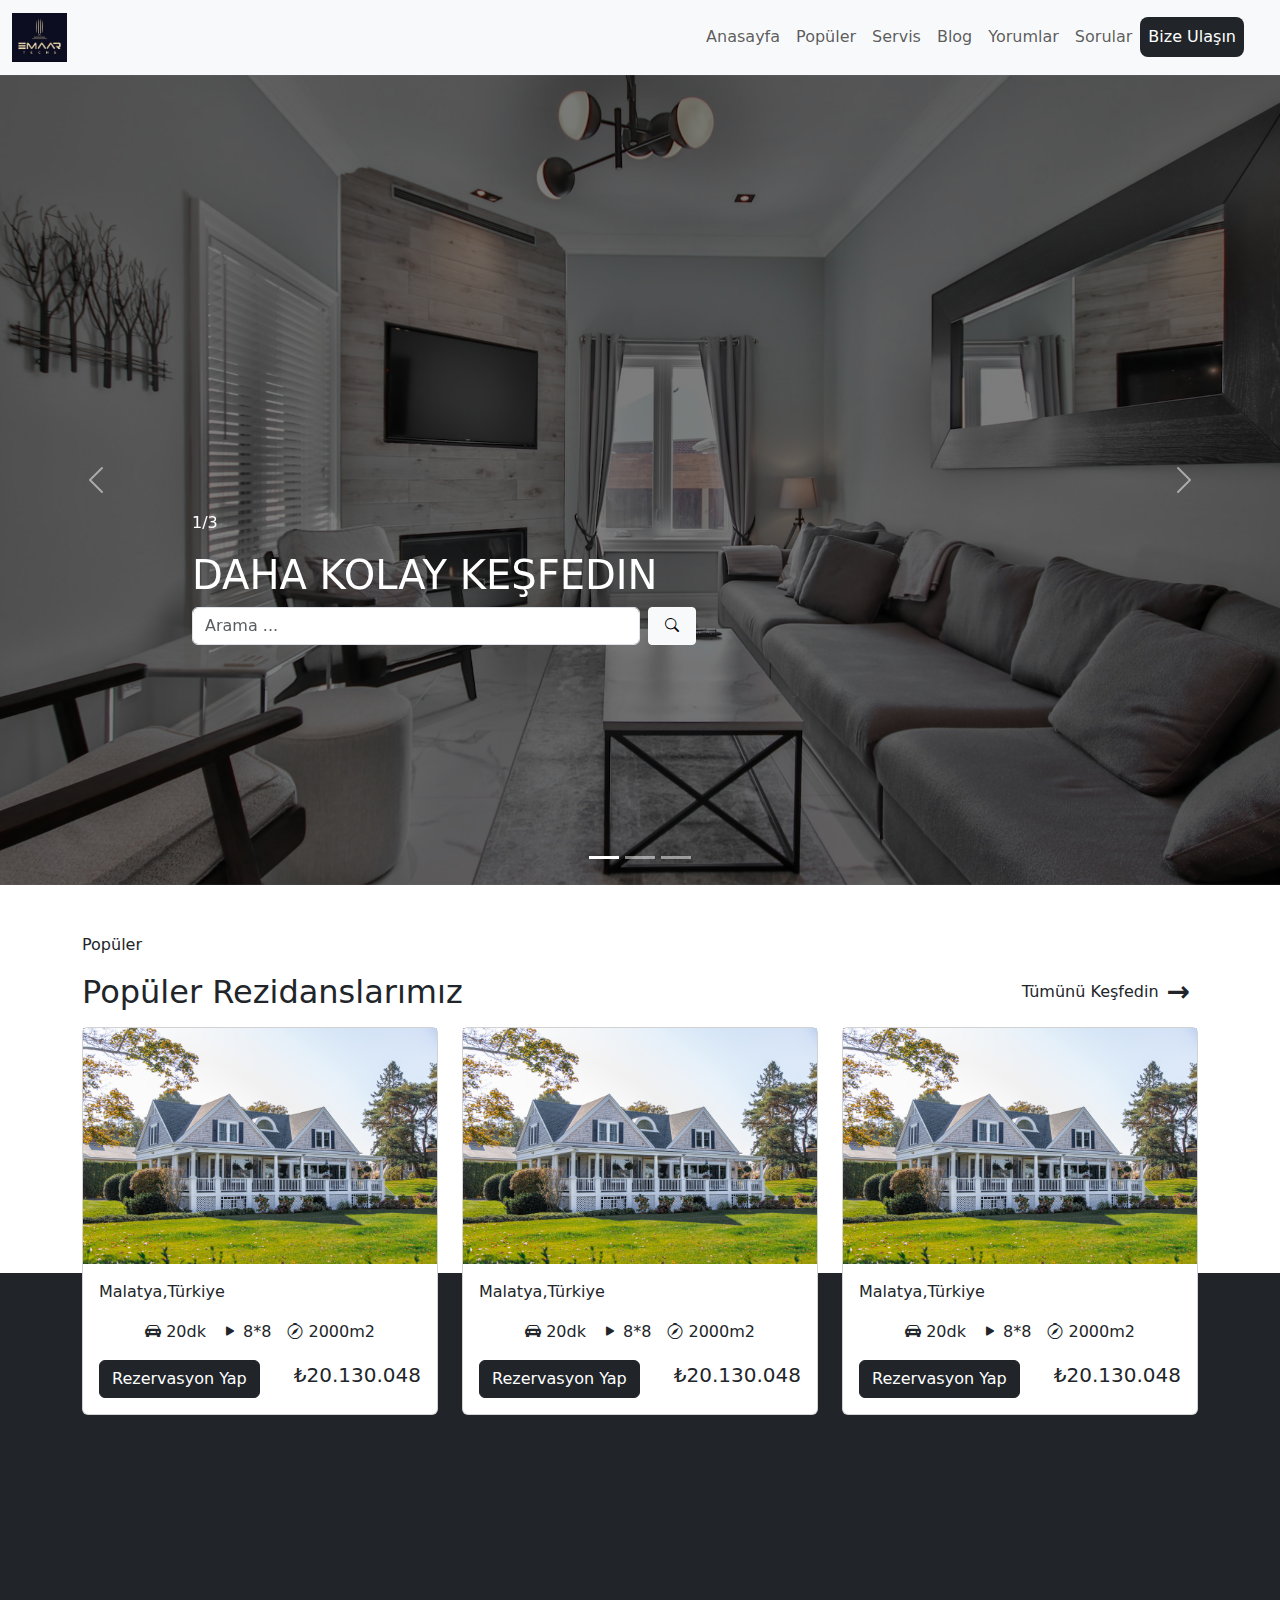
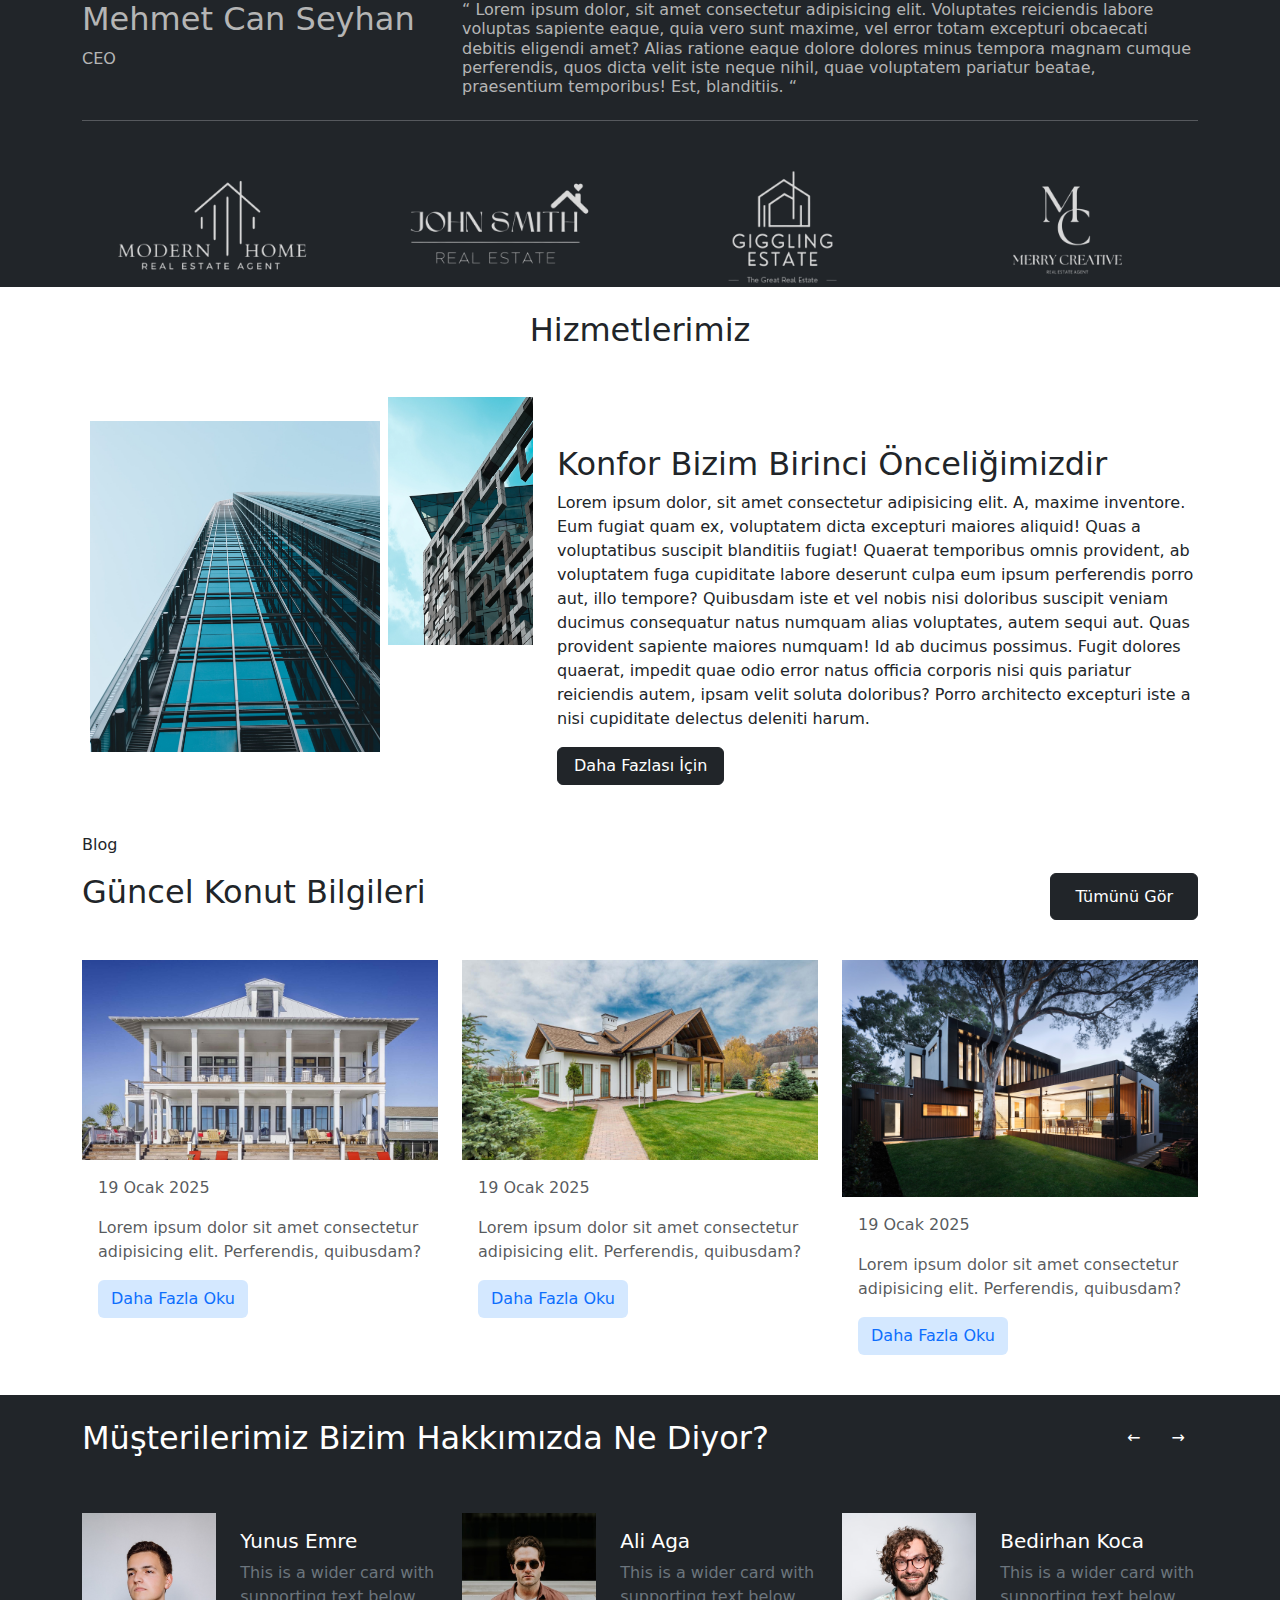
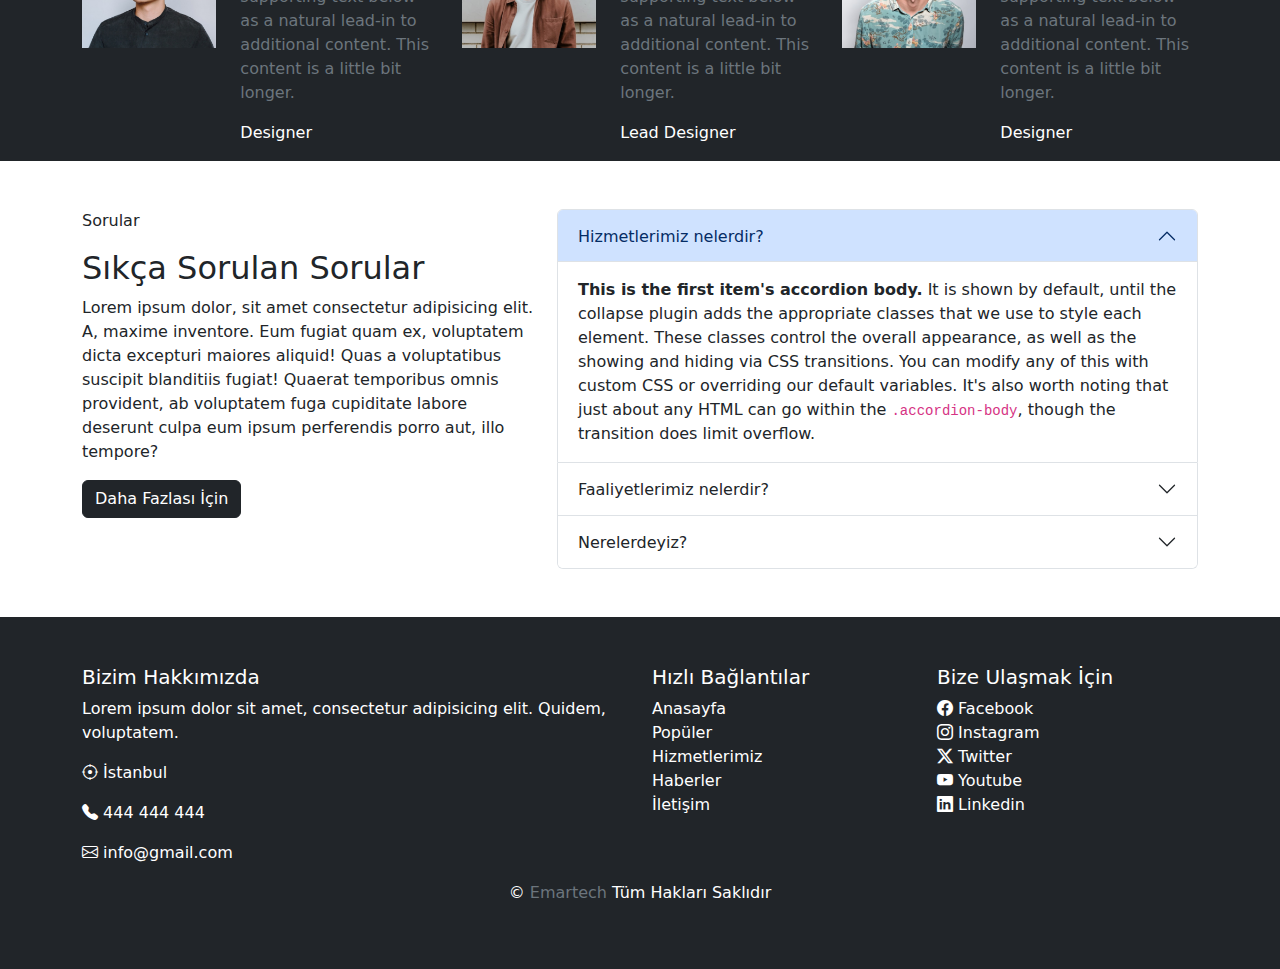
<file: bs_projeler/emaartech_building/index.html>
<!DOCTYPE html>
<html lang="en">
  <head>
    <meta charset="UTF-8" />
    <meta name="viewport" content="width=device-width, initial-scale=1.0" />
    <title>Emaaartech building</title>
    <!-- * Bs Css  -->
    <link
      href="https://cdn.jsdelivr.net/npm/bootstrap@5.3.3/dist/css/bootstrap.min.css"
      rel="stylesheet"
      integrity="sha384-QWTKZyjpPEjISv5WaRU9OFeRpok6YctnYmDr5pNlyT2bRjXh0JMhjY6hW+ALEwIH"
      crossorigin="anonymous"
    />
    <!-- * Css Link -->
    <link rel="stylesheet" href="style.css" />
    <!-- * Bs Icon Link -->
    <link
      rel="stylesheet"
      href="https://cdn.jsdelivr.net/npm/bootstrap-icons@1.11.3/font/bootstrap-icons.min.css"
    />
  </head>
  <body>
    <!-- * Header -->
    <header>
      <nav class="navbar navbar-expand-lg bg-body-tertiary">
        <div class="container-fluid">
          <a class="navbar-brand" href="#">
            <img src="./images/emartech-logo.jpeg" width="55" alt="logo" />
          </a>
          <button
            class="navbar-toggler"
            type="button"
            data-bs-toggle="collapse"
            data-bs-target="#navbarNav"
            aria-controls="navbarNav"
            aria-expanded="false"
            aria-label="Toggle navigation"
          >
            <span class="navbar-toggler-icon"></span>
          </button>
          <div class="collapse navbar-collapse" id="navbarNav">
            <ul class="navbar-nav text-center ms-auto mx-4">
              <li class="nav-item">
                <a class="nav-link" aria-current="page" href="#">Anasayfa</a>
              </li>
              <li class="nav-item">
                <a class="nav-link" href="#">Popüler</a>
              </li>
              <li class="nav-item">
                <a class="nav-link" href="#">Servis</a>
              </li>
              <li class="nav-item">
                <a class="nav-link" href="#">Blog</a>
              </li>
              <li class="nav-item">
                <a class="nav-link" href="#">Yorumlar</a>
              </li>
              <li class="nav-item">
                <a class="nav-link" href="#">Sorular</a>
              </li>
              <li class="nav-item">
                <a class="nav-link bg-dark text-white btn rounded-3" href="#"
                  >Bize Ulaşın</a
                >
              </li>
            </ul>
          </div>
        </div>
      </nav>
    </header>

    <!-- * Hero -->
    <div id="carouselExampleCaptions" class="carousel slide">
      <div class="carousel-indicators">
        <button
          type="button"
          data-bs-target="#carouselExampleCaptions"
          data-bs-slide-to="0"
          class="active"
          aria-current="true"
          aria-label="Slide 1"
        ></button>
        <button
          type="button"
          data-bs-target="#carouselExampleCaptions"
          data-bs-slide-to="1"
          aria-label="Slide 2"
        ></button>
        <button
          type="button"
          data-bs-target="#carouselExampleCaptions"
          data-bs-slide-to="2"
          aria-label="Slide 3"
        ></button>
      </div>
      <div class="carousel-inner">
        <div class="carousel-item active">
          <img
            src="./images/home6.jpg"
            class="d-block w-100-height object-fit-cover"
            alt="carousel-image"
          />
          <div class="carousel-caption carousel-1">
            <p>1/3</p>
            <h5>Daha Kolay Keşfedin</h5>
            <div class="d-flex">
              <input
                type="text"
                placeholder="Arama ..."
                class="form-control w-50"
              />
              <button
                class="btn btn-light btn-sm justify-content-center mx-2 px-3"
              >
                <i class="bi bi-search"></i>
              </button>
            </div>
          </div>
        </div>
        <div class="carousel-item">
          <img
            src="./images/home7.jpg"
            class="d-block w-100-height object-fit-cover"
            alt="carousel-image"
          />
          <div class="carousel-caption carousel-1">
            <p>2/3</p>
            <h5>Gelecek Nesiller İçin</h5>
            <button class="btn btn-light btn-lg mt3">Daha Fazla</button>
          </div>
        </div>
        <div class="carousel-item">
          <img
            src="./images/home8.jpg"
            class="d-block w-100-height object-fit-cover"
            alt="carousel-image"
          />
          <div class="carousel-caption carousel-1">
            <p>3/3</p>
            <h5>Emlak Alım Satım</h5>
            <button class="btn btn-light btn-lg mt3">Daha Fazla</button>
          </div>
        </div>
      </div>
      <button
        class="carousel-control-prev"
        type="button"
        data-bs-target="#carouselExampleCaptions"
        data-bs-slide="prev"
      >
        <span class="carousel-control-prev-icon" aria-hidden="true"></span>
        <span class="visually-hidden">Previous</span>
      </button>
      <button
        class="carousel-control-next"
        type="button"
        data-bs-target="#carouselExampleCaptions"
        data-bs-slide="next"
      >
        <span class="carousel-control-next-icon" aria-hidden="true"></span>
        <span class="visually-hidden">Next</span>
      </button>
    </div>

    <!-- * Popular  -->
    <section class="container popular">
      <!-- Title -->
      <p class="mt-5">Popüler</p>
      <div class="d-flex align-items-center">
        <h2>Popüler Rezidanslarımız</h2>
        <h6 class="d-flex align-items-center ms-auto">
          Tümünü Keşfedin <span class="fs-3 fw-bolder mx-2"> &rarr;</span>
        </h6>
      </div>
      <!-- Cards -->
      <div class="row row-cols-sm-1 row-cols-md-2 row-cols-lg-3">
        <!-- Card -->
        <div class="col my-2">
          <div class="card">
            <img src="./images/home1.jpg" alt="card-image" />
            <div class="card-body">
              <!-- Konum -->
              <p>Malatya,Türkiye</p>
              <!-- Center -->
              <div class="d-flex justify-content-center">
                <p class="mx-2"><i class="bi bi-car-front-fill"></i> 20dk</p>
                <p class="mx-2"><i class="bi bi-play-fill"></i> 8*8</p>
                <p class="mx-2"><i class="bi bi-compass"></i> 2000m2</p>
              </div>
              <!-- Bottom -->
              <div class="d-flex justify-content-between align-items-center">
                <button class="btn btn-dark">Rezervasyon Yap</button>
                <h5>₺20.130.048</h5>
              </div>
            </div>
          </div>
        </div>
        <!-- Card -->
        <div class="col my-2">
          <div class="card">
            <img src="./images/home1.jpg" alt="card-image" />
            <div class="card-body">
              <!-- Konum -->
              <p>Malatya,Türkiye</p>
              <!-- Center -->
              <div class="d-flex justify-content-center">
                <p class="mx-2"><i class="bi bi-car-front-fill"></i> 20dk</p>
                <p class="mx-2"><i class="bi bi-play-fill"></i> 8*8</p>
                <p class="mx-2"><i class="bi bi-compass"></i> 2000m2</p>
              </div>
              <!-- Bottom -->
              <div class="d-flex justify-content-between align-items-center">
                <button class="btn btn-dark">Rezervasyon Yap</button>
                <h5>₺20.130.048</h5>
              </div>
            </div>
          </div>
        </div>
        <!-- Card -->
        <div class="col my-2">
          <div class="card">
            <img src="./images/home1.jpg" alt="card-image" />
            <div class="card-body">
              <!-- Konum -->
              <p>Malatya,Türkiye</p>
              <!-- Center -->
              <div class="d-flex justify-content-center">
                <p class="mx-2"><i class="bi bi-car-front-fill"></i> 20dk</p>
                <p class="mx-2"><i class="bi bi-play-fill"></i> 8*8</p>
                <p class="mx-2"><i class="bi bi-compass"></i> 2000m2</p>
              </div>
              <!-- Bottom -->
              <div class="d-flex justify-content-between align-items-center">
                <button class="btn btn-dark">Rezervasyon Yap</button>
                <h5>₺20.130.048</h5>
              </div>
            </div>
          </div>
        </div>
      </div>
    </section>

    <!-- * Dark Area -->
    <section class="bg-dark" style="margin-top: -150px">
      <div class="container pt-5">
        <div class="row" style="color: #b5b5b5; margin-top: 25%">
          <div class="col-lg-4">
            <h2>Mehmet Can Seyhan</h2>
            <p>CEO</p>
          </div>
          <div class="col-lg-8">
            <h6>
              “ Lorem ipsum dolor, sit amet consectetur adipisicing elit.
              Voluptates reiciendis labore voluptas sapiente eaque, quia vero
              sunt maxime, vel error totam excepturi obcaecati debitis eligendi
              amet? Alias ratione eaque dolore dolores minus tempora magnam
              cumque perferendis, quos dicta velit iste neque nihil, quae
              voluptatem pariatur beatae, praesentium temporibus! Est,
              blanditiis. “
            </h6>
          </div>
        </div>
        <hr class="text-light" />
        <div class="mt-5">
          <div class="row text-center">
            <div class="col-md-3 col-sm-6">
              <img src="./images/logo1.png" class="w-75" alt="" />
            </div>
            <div class="col-md-3 col-sm-6">
              <img src="./images/logo2.png" class="w-75" alt="" />
            </div>
            <div class="col-md-3 col-sm-6">
              <img src="./images/logo3.png" class="w-75" alt="" />
            </div>
            <div class="col-md-3 col-sm-6">
              <img src="./images/logo4.png" class="w-75" alt="" />
            </div>
          </div>
        </div>
      </div>
    </section>

    <!-- * Services -->
    <section>
      <!-- Title -->
      <h2 class="text-center mt-4 mb-5">Hizmetlerimiz</h2>
      <!-- Content -->
      <div class="container">
        <div class="row">
          <div class="col-lg-5">
            <div class="d-flex">
              <div class="about-img mx-2">
                <img
                  src="./images/about1.png"
                  class="img-fluid h-100 mt-4"
                  alt=""
                />
              </div>
              <div class="about-img">
                <img src="./images/about2.png" class="img-fluid h-75" alt="" />
              </div>
            </div>
          </div>
          <div class="col-lg-7 mt-5">
            <div>
              <h2>Konfor Bizim Birinci Önceliğimizdir</h2>
              <p>
                Lorem ipsum dolor, sit amet consectetur adipisicing elit. A,
                maxime inventore. Eum fugiat quam ex, voluptatem dicta excepturi
                maiores aliquid! Quas a voluptatibus suscipit blanditiis fugiat!
                Quaerat temporibus omnis provident, ab voluptatem fuga
                cupiditate labore deserunt culpa eum ipsum perferendis porro
                aut, illo tempore? Quibusdam iste et vel nobis nisi doloribus
                suscipit veniam ducimus consequatur natus numquam alias
                voluptates, autem sequi aut. Quas provident sapiente maiores
                numquam! Id ab ducimus possimus. Fugit dolores quaerat, impedit
                quae odio error natus officia corporis nisi quis pariatur
                reiciendis autem, ipsam velit soluta doloribus? Porro architecto
                excepturi iste a nisi cupiditate delectus deleniti harum.
              </p>
              <button class="btn btn-dark px-3">Daha Fazlası İçin</button>
            </div>
          </div>
        </div>
      </div>
    </section>

    <!-- * Blog  -->

    <section class="container mt-5">
      <!-- Top -->
      <p>Blog</p>
      <div class="d-flex">
        <h2>Güncel Konut Bilgileri</h2>

        <button class="btn btn-dark px-4 btn-md ms-auto">Tümünü Gör</button>
      </div>
      <!-- Row -->
      <div class="row row-cols-1 row-cols-md-2 row-cols-lg-3 my-4">
        <!-- Card -->
        <div class="col mt-3">
          <div class="card border-0">
            <img src="./images/home-2.jpg" alt="home-image" />
            <div class="card-body">
              <p class="card-text text-muted">19 Ocak 2025</p>
              <p class="card-text text-muted">
                Lorem ipsum dolor sit amet consectetur adipisicing elit.
                Perferendis, quibusdam?
              </p>
              <button
                class="btn text-primary"
                style="background-color: #d4e8ff"
              >
                Daha Fazla Oku
              </button>
            </div>
          </div>
        </div>
        <!-- Card -->
        <div class="col mt-3">
          <div class="card border-0">
            <img src="./images/home-3.jpg" alt="home-image" />
            <div class="card-body">
              <p class="card-text text-muted">19 Ocak 2025</p>
              <p class="card-text text-muted">
                Lorem ipsum dolor sit amet consectetur adipisicing elit.
                Perferendis, quibusdam?
              </p>
              <button
                class="btn text-primary"
                style="background-color: #d4e8ff"
              >
                Daha Fazla Oku
              </button>
            </div>
          </div>
        </div>
        <!-- Card -->
        <div class="col mt-3">
          <div class="card border-0">
            <img src="./images/home4.jpg" alt="home-image" />
            <div class="card-body">
              <p class="card-text text-muted">19 Ocak 2025</p>
              <p class="card-text text-muted">
                Lorem ipsum dolor sit amet consectetur adipisicing elit.
                Perferendis, quibusdam?
              </p>
              <button
                class="btn text-primary"
                style="background-color: #d4e8ff"
              >
                Daha Fazla Oku
              </button>
            </div>
          </div>
        </div>
      </div>
    </section>

    <!-- * Review -->
    <section class="bg-dark pt-4">
      <!-- Top -->
      <div class="container d-flex">
        <h2 class="text-white">Müşterilerimiz Bizim Hakkımızda Ne Diyor?</h2>
        <div class="ms-auto">
          <button class="btn text-white">&larr;</button>
          <button class="btn text-white">&rarr;</button>
        </div>
      </div>
      <!-- Bottom -->
      <div class="container">
        <div class="row row-cols-1 row-cols-md-2 row-cols-lg-3 mt-5">
          <div class="col">
            <div class="card border-0 bg-transparent">
              <div class="row">
                <div class="col-md-5">
                  <img src="./images/team-1.png" class="img-fluid" alt="" />
                </div>
                <div class="col-md-7 text-white">
                  <h5 class="mt-3">Yunus Emre</h5>
                  <p class="text-secondary">
                    This is a wider card with supporting text below as a natural
                    lead-in to additional content. This content is a little bit
                    longer.
                  </p>
                  <p class="">Designer</p>
                </div>
              </div>
            </div>
          </div>

          <div class="col">
            <div class="card border-0 bg-transparent">
              <div class="row">
                <div class="col-md-5">
                  <img src="./images/team-2.png" class="img-fluid" alt="" />
                </div>
                <div class="col-md-7 text-white">
                  <h5 class="mt-3">Ali Aga</h5>
                  <p class="text-secondary">
                    This is a wider card with supporting text below as a natural
                    lead-in to additional content. This content is a little bit
                    longer.
                  </p>
                  <p class="">Lead Designer</p>
                </div>
              </div>
            </div>
          </div>

          <div class="col">
            <div class="card border-0 bg-transparent">
              <div class="row">
                <div class="col-md-5">
                  <img src="./images/team-3.png" class="img-fluid" alt="" />
                </div>
                <div class="col-md-7 text-white">
                  <h5 class="mt-3">Bedirhan Koca</h5>
                  <p class="text-secondary">
                    This is a wider card with supporting text below as a natural
                    lead-in to additional content. This content is a little bit
                    longer.
                  </p>
                  <p class="">Designer</p>
                </div>
              </div>
            </div>
          </div>
        </div>
      </div>
    </section>

    <!-- * Questions Area -->
    <section class="container py-5">
      <div class="row">
        <div class="col-lg-5 mb-4">
          <div class="about-text">
            <p>Sorular</p>
            <h2>Sıkça Sorulan Sorular</h2>
            <p>
              Lorem ipsum dolor, sit amet consectetur adipisicing elit. A,
              maxime inventore. Eum fugiat quam ex, voluptatem dicta excepturi
              maiores aliquid! Quas a voluptatibus suscipit blanditiis fugiat!
              Quaerat temporibus omnis provident, ab voluptatem fuga cupiditate
              labore deserunt culpa eum ipsum perferendis porro aut, illo
              tempore?
            </p>
            <button class="btn btn-dark">Daha Fazlası İçin</button>
          </div>
        </div>
        <div class="col-lg-7">
          <div class="accordion" id="accordionExample">
            <div class="accordion-item">
              <h2 class="accordion-header">
                <button
                  class="accordion-button"
                  type="button"
                  data-bs-toggle="collapse"
                  data-bs-target="#collapseOne"
                  aria-expanded="true"
                  aria-controls="collapseOne"
                >
                  Hizmetlerimiz nelerdir?
                </button>
              </h2>
              <div
                id="collapseOne"
                class="accordion-collapse collapse show"
                data-bs-parent="#accordionExample"
              >
                <div class="accordion-body">
                  <strong>This is the first item's accordion body.</strong> It
                  is shown by default, until the collapse plugin adds the
                  appropriate classes that we use to style each element. These
                  classes control the overall appearance, as well as the showing
                  and hiding via CSS transitions. You can modify any of this
                  with custom CSS or overriding our default variables. It's also
                  worth noting that just about any HTML can go within the
                  <code>.accordion-body</code>, though the transition does limit
                  overflow.
                </div>
              </div>
            </div>
            <div class="accordion-item">
              <h2 class="accordion-header">
                <button
                  class="accordion-button collapsed"
                  type="button"
                  data-bs-toggle="collapse"
                  data-bs-target="#collapseTwo"
                  aria-expanded="false"
                  aria-controls="collapseTwo"
                >
                  Faaliyetlerimiz nelerdir?
                </button>
              </h2>
              <div
                id="collapseTwo"
                class="accordion-collapse collapse"
                data-bs-parent="#accordionExample"
              >
                <div class="accordion-body">
                  <strong>This is the second item's accordion body.</strong> It
                  is hidden by default, until the collapse plugin adds the
                  appropriate classes that we use to style each element. These
                  classes control the overall appearance, as well as the showing
                  and hiding via CSS transitions. You can modify any of this
                  with custom CSS or overriding our default variables. It's also
                  worth noting that just about any HTML can go within the
                  <code>.accordion-body</code>, though the transition does limit
                  overflow.
                </div>
              </div>
            </div>
            <div class="accordion-item">
              <h2 class="accordion-header">
                <button
                  class="accordion-button collapsed"
                  type="button"
                  data-bs-toggle="collapse"
                  data-bs-target="#collapseThree"
                  aria-expanded="false"
                  aria-controls="collapseThree"
                >
                  Nerelerdeyiz?
                </button>
              </h2>
              <div
                id="collapseThree"
                class="accordion-collapse collapse"
                data-bs-parent="#accordionExample"
              >
                <div class="accordion-body">
                  <strong>This is the third item's accordion body.</strong> It
                  is hidden by default, until the collapse plugin adds the
                  appropriate classes that we use to style each element. These
                  classes control the overall appearance, as well as the showing
                  and hiding via CSS transitions. You can modify any of this
                  with custom CSS or overriding our default variables. It's also
                  worth noting that just about any HTML can go within the
                  <code>.accordion-body</code>, though the transition does limit
                  overflow.
                </div>
              </div>
            </div>
          </div>
        </div>
      </div>
    </section>

    <!--  * Footer -->
    <footer class="bg-dark text-white py-5">
      <div class="container">
        <div class="row">
          <div class="col-lg-6">
            <h5>Bizim Hakkımızda</h5>
            <p>
              Lorem ipsum dolor sit amet, consectetur adipisicing elit. Quidem,
              voluptatem.
            </p>
            <p><i class="bi bi-crosshair"></i> İstanbul</p>
            <p><i class="bi bi-telephone-fill"></i> 444 444 444</p>
            <p><i class="bi bi-envelope"></i> info@gmail.com</p>
          </div>
          <div class="col-lg-3">
            <h5>Hızlı Bağlantılar</h5>
            <ul class="list-unstyled">
              <li>
                <a class="text-decoration-none text-white" href="#">Anasayfa</a>
              </li>
              <li>
                <a class="text-decoration-none text-white" href="#">Popüler</a>
              </li>
              <li>
                <a class="text-decoration-none text-white" href="#"
                  >Hizmetlerimiz</a
                >
              </li>
              <li>
                <a class="text-decoration-none text-white" href="#">Haberler</a>
              </li>
              <li>
                <a class="text-decoration-none text-white" href="#">İletişim</a>
              </li>
            </ul>
          </div>
          <div class="col-lg-3">
            <h5>Bize Ulaşmak İçin</h5>
            <ul class="list-unstyled">
              <li><i class="bi bi-facebook"></i> Facebook</li>
              <li><i class="bi bi-instagram"></i> Instagram</li>
              <li><i class="bi bi-twitter-x"></i> Twitter</li>
              <li><i class="bi bi-youtube"></i> Youtube</li>
              <li><i class="bi bi-linkedin"></i> Linkedin</li>
            </ul>
          </div>
        </div>
        <div class="row">
          <div class="col-lg-12">
            <p class="text-center">
              © <span class="text-secondary">Emartech</span> Tüm Hakları
              Saklıdır
            </p>
          </div>
        </div>
      </div>
    </footer>

    <!-- * Bs javascript Bağlantı -->
    <script
      src="https://cdn.jsdelivr.net/npm/bootstrap@5.3.3/dist/js/bootstrap.bundle.min.js"
      integrity="sha384-YvpcrYf0tY3lHB60NNkmXc5s9fDVZLESaAA55NDzOxhy9GkcIdslK1eN7N6jIeHz"
      crossorigin="anonymous"
    ></script>
  </body>
</html>
</file>
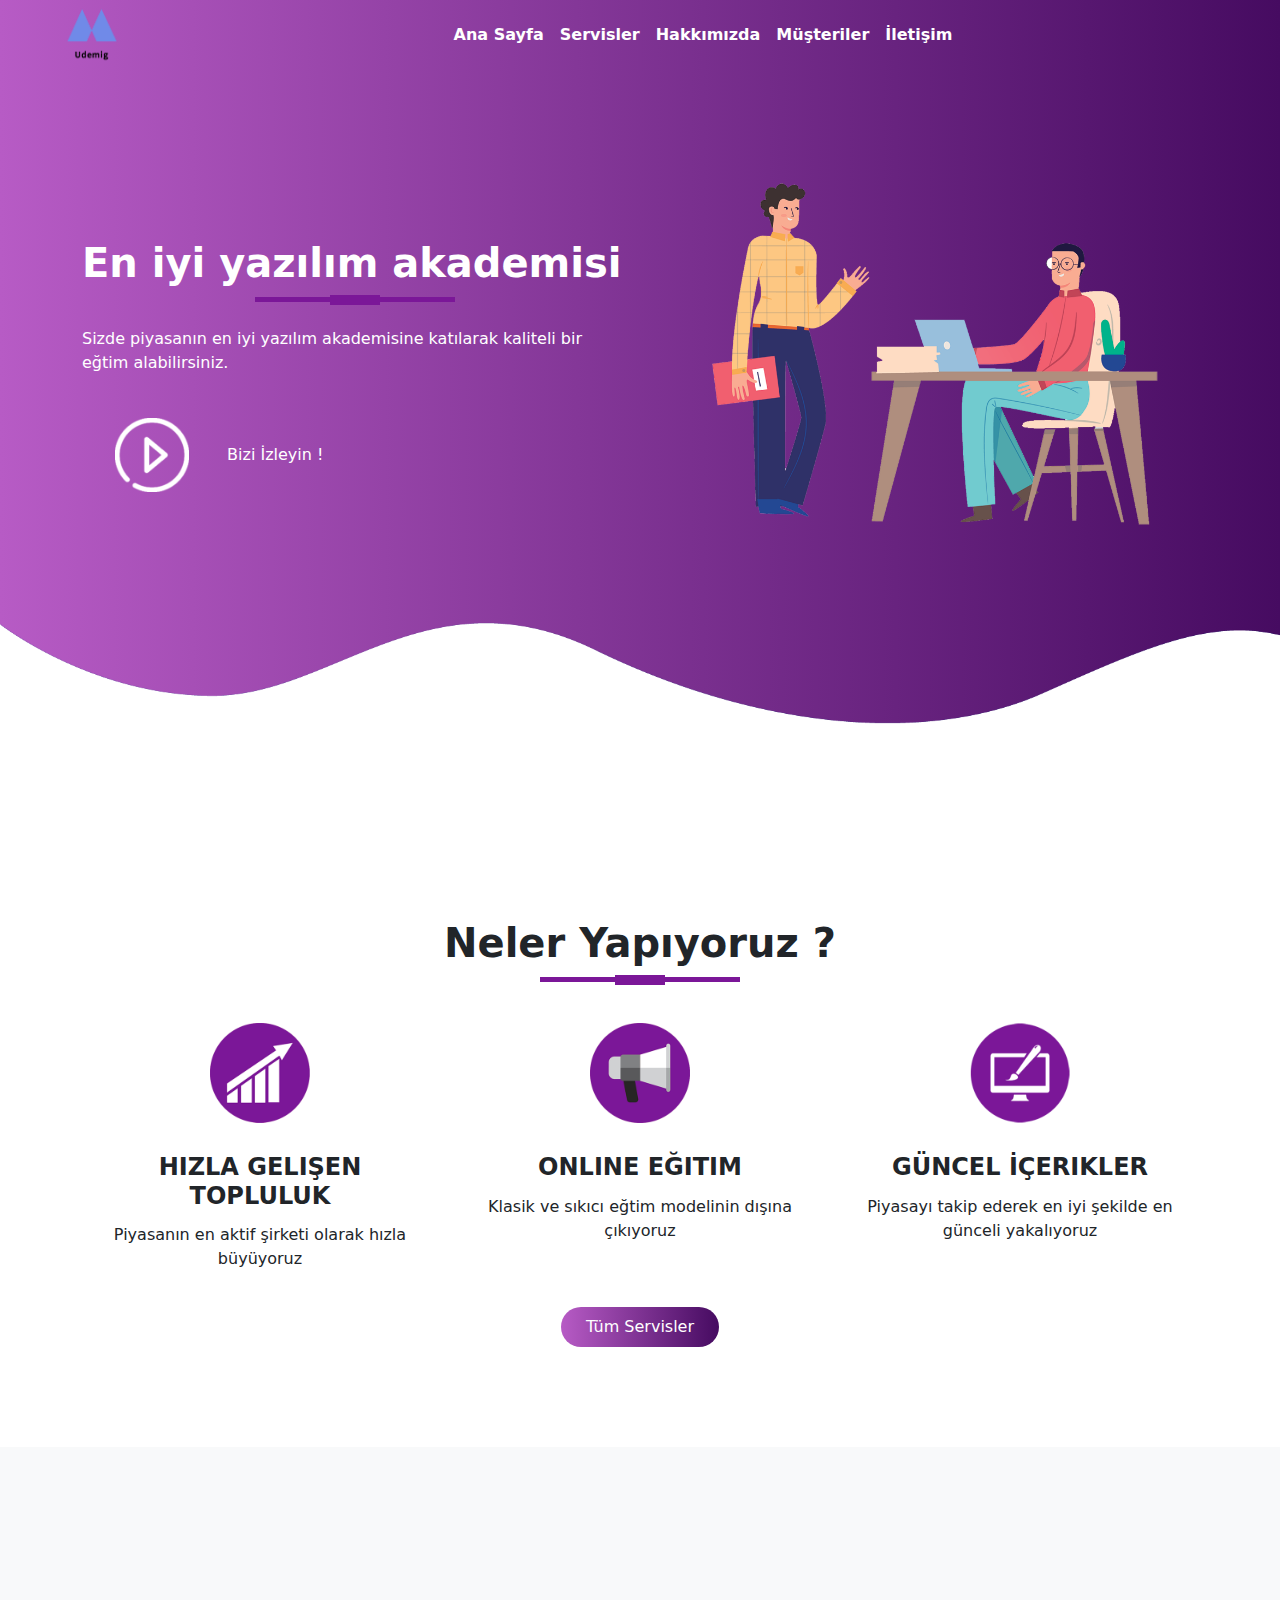
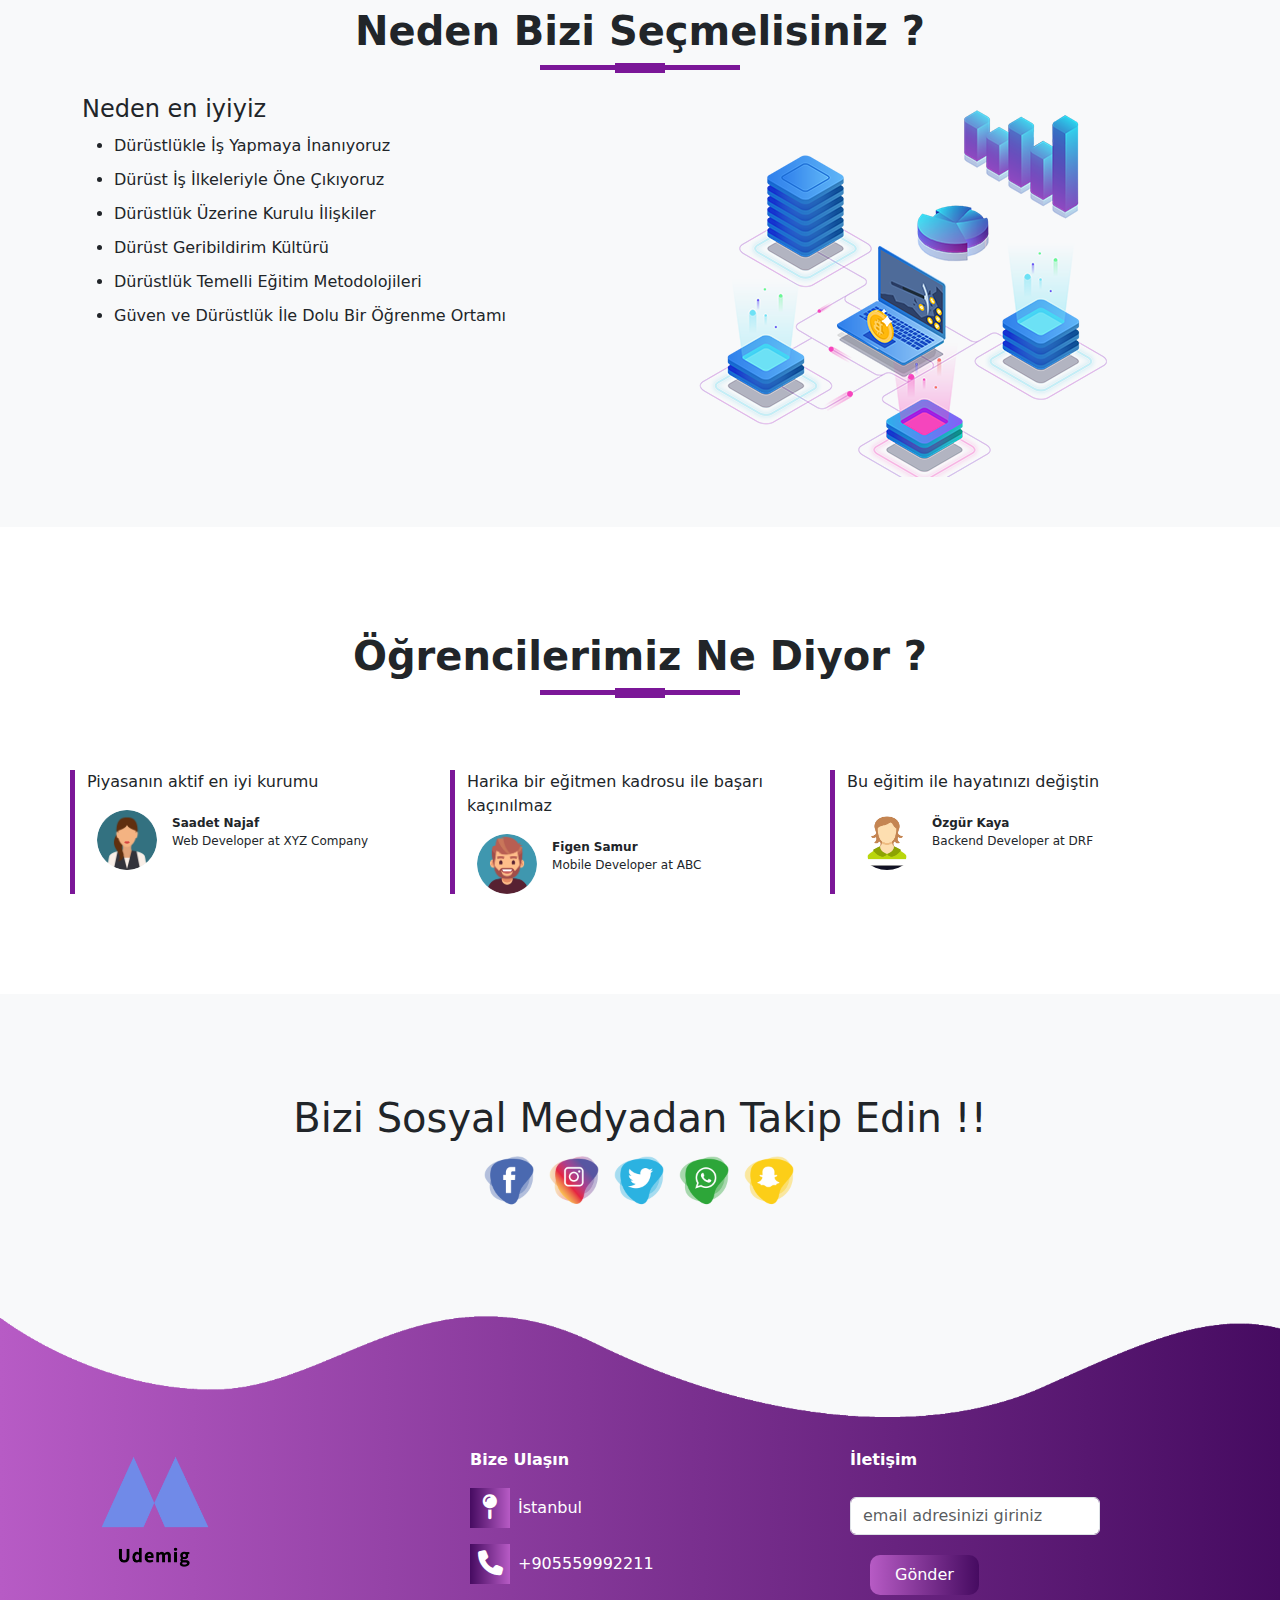
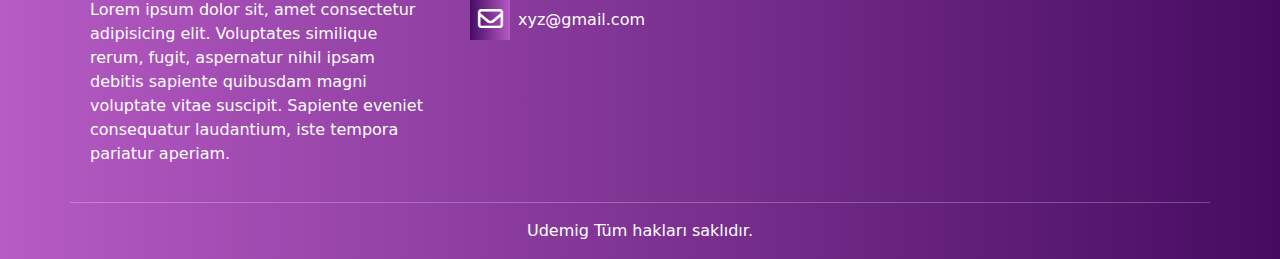
<file: bs_projeler/udemig_education/index.html>
<!DOCTYPE html>
<html lang="en">
  <head>
    <meta charset="UTF-8" />
    <meta name="viewport" content="width=device-width, initial-scale=1.0" />
    <title>Udemig Education</title>
    <!-- * Bs Link -->
    <link
      href="https://cdn.jsdelivr.net/npm/bootstrap@5.3.3/dist/css/bootstrap.min.css"
      rel="stylesheet"
      integrity="sha384 mt-3-QWTKZyjpPEjISv5WaRU9OFeRpok6YctnYmDr5pNlyT2bRjXh0JMhjY6hW+ALEwIH"
      crossorigin="anonymous"
    />
    <!-- * Css Link -->
    <link rel="stylesheet" href="style.css" />
    <!-- * Font Awesome Link -->
    <link
      rel="stylesheet"
      href="https://cdnjs.cloudflare.com/ajax/libs/font-awesome/6.7.2/css/all.min.css"
      integrity="sha512-Evv84Mr4kqVGRNSgIGL/F/aIDqQb7xQ2vcrdIwxfjThSH8CSR7PBEakCr51Ck+w+/U6swU2Im1vVX0SVk9ABhg=="
      crossorigin="anonymous"
      referrerpolicy="no-referrer"
    />
  </head>
  <body>
    <!-- * Header -->
    <header id="nav-bar">
      <nav class="navbar navbar-expand-lg bg-body-tertiary">
        <div class="container-fluid">
          <a class="navbar-brand" href="#">
            <img src="./images/Udemig.png" alt="" />
          </a>
          <button
            class="navbar-toggler"
            type="button"
            data-bs-toggle="collapse"
            data-bs-target="#navbarNav"
            aria-controls="navbarNav"
            aria-expanded="false"
            aria-label="Toggle navigation"
          >
            <i class="fa-solid fa-bars"></i>
          </button>
          <div class="collapse navbar-collapse" id="navbarNav">
            <ul class="navbar-nav float-end m-lg-auto">
              <li class="nav-item">
                <a
                  class="nav-link fw-bold text-white"
                  aria-current="page"
                  href="#"
                  >Ana Sayfa</a
                >
              </li>
              <li class="nav-item">
                <a class="nav-link fw-bold text-white" href="#">Servisler</a>
              </li>
              <li class="nav-item">
                <a class="nav-link fw-bold text-white" href="#">Hakkımızda</a>
              </li>
              <li class="nav-item">
                <a class="nav-link fw-bold text-white" href="#">Müşteriler</a>
              </li>
              <li class="nav-item">
                <a class="nav-link fw-bold text-white" href="#">İletişim</a>
              </li>
            </ul>
          </div>
        </div>
      </nav>
    </header>

    <!-- * Banner -->
    <section id="banner">
      <!-- Container -->
      <div class="container">
        <!-- row -->
        <div class="row">
          <!-- Content -->
          <div class="col-md-6">
            <h2 class="title">En iyi yazılım akademisi</h2>
            <p>
              Sizde piyasanın en iyi yazılım akademisine katılarak kaliteli bir
              eğtim alabilirsiniz.
            </p>
            <a href="#">
              <img src="./images/play.png" class="btn" alt="play-btn" />
              <span>Bizi İzleyin !</span>
            </a>
          </div>
          <!-- Image -->
          <div class="col-md-6">
            <img src="./images/home2.png" class="banner-img" alt="" />
          </div>
        </div>
      </div>
      <!-- Wave -->
      <img src="./images/wave1.png" class="banner-img" alt="" />
    </section>

    <!-- * Services -->
    <section id="services">
      <div class="container">
        <!-- Title -->
        <h1 class="title text-center">Neler Yapıyoruz ?</h1>

        <!-- row -->
        <div class="row text-center">
          <div class="col-md-4 mt-3">
            <img src="./images/service1.png" class="service-img" alt="" />
            <h4>Hızla gelişen topluluk</h4>
            <p>Piyasanın en aktif şirketi olarak hızla büyüyoruz</p>
          </div>
          <div class="col-md-4 mt-3">
            <img src="./images/service2.png" class="service-img" alt="" />
            <h4>Online Eğitim</h4>
            <p>Klasik ve sıkıcı eğtim modelinin dışına çıkıyoruz</p>
          </div>
          <div class="col-md-4 mt-3">
            <img src="./images/service3.png" class="service-img" alt="" />
            <h4>Güncel İçerikler</h4>
            <p>Piyasayı takip ederek en iyi şekilde en günceli yakalıyoruz</p>
          </div>
        </div>
        <!-- * Button -->
        <div class="text-center">
          <button class="btn service-btn">Tüm Servisler</button>
        </div>
      </div>
    </section>

    <!-- * About Us -->
    <section id="about-us">
      <div class="container">
        <!-- Title -->
        <h1 class="title text-center">Neden Bizi Seçmelisiniz ?</h1>

        <!-- Row -->
        <div class="row">
          <div class="col-md-6">
            <h4 class="about-title">Neden en iyiyiz</h4>
            <ul>
              <li>Dürüstlükle İş Yapmaya İnanıyoruz</li>
              <li>Dürüst İş İlkeleriyle Öne Çıkıyoruz</li>
              <li>Dürüstlük Üzerine Kurulu İlişkiler</li>
              <li>Dürüst Geribildirim Kültürü</li>
              <li>Dürüstlük Temelli Eğitim Metodolojileri</li>
              <li>Güven ve Dürüstlük İle Dolu Bir Öğrenme Ortamı</li>
            </ul>
          </div>
          <div class="col-md-6">
            <img src="./images/network.png" alt="" />
          </div>
        </div>
      </div>
    </section>

    <!-- * Students -->
    <section id="students">
      <div class="container">
        <!-- Title -->
        <h1 class="title text-center">Öğrencilerimiz Ne Diyor ?</h1>

        <!--  row -->
        <div class="row">
          <!-- Student Col -->
          <div class="col-md-4 students">
            <p>Piyasanın aktif en iyi kurumu</p>
            <img
              src="./images/user1.png"
              class="student-img"
              alt="student-image"
            />
            <p class="user-details">
              <b>Saadet Najaf</b> <br />
              Web Developer at XYZ Company
            </p>
          </div>
          <!-- Student Col -->
          <div class="col-md-4 students">
            <p>Harika bir eğitmen kadrosu ile başarı kaçınılmaz</p>
            <img
              src="./images/user2.png"
              class="student-img"
              alt="student-image"
            />
            <p class="user-details">
              <b>Figen Samur</b> <br />
              Mobile Developer at ABC
            </p>
          </div>
          <!-- Student Col -->
          <div class="col-md-4 students">
            <p>Bu eğitim ile hayatınızı değiştin</p>
            <img
              src="./images/user3.png"
              class="student-img"
              alt="student-image"
            />
            <p class="user-details">
              <b>Özgür Kaya</b> <br />
              Backend Developer at DRF
            </p>
          </div>
        </div>
      </div>
    </section>

    <!-- * Social Media -->
    <section id="social-media">
      <div class="container">
        <!-- Title -->
        <h1 class="text-center">Bizi Sosyal Medyadan Takip Edin !!</h1>

        <!-- Icons -->
        <div class="social-icons text-center">
          <!-- Icon -->
          <a href="#">
            <img src="./images/facebook-icon.png" alt="" />
          </a>
          <!-- Icon -->
          <a href="#">
            <img src="./images/instagram-icon.png" alt="" />
          </a>
          <!-- Icon -->
          <a href="#">
            <img src="./images/twitter-icon.png" alt="" />
          </a>
          <!-- Icon -->
          <a href="#">
            <img src="./images/whatsapp-icon.png" alt="" />
          </a>
          <!-- Icon -->
          <a href="#">
            <img src="./images/snapchat-icon.png" alt="" />
          </a>
        </div>
      </div>
    </section>

    <!-- * Footer -->
    <footer>
      <img src="./images/wave2.png" class="footer-img" alt="" />

      <div class="container">
        <!-- row -->
        <div class="row">
          <!-- Footer Box -->
          <div class="col-md-4 footer-box">
            <img src="./images/Udemig.png" alt="udemig" />
            <p>
              Lorem ipsum dolor sit, amet consectetur adipisicing elit.
              Voluptates similique rerum, fugit, aspernatur nihil ipsam debitis
              sapiente quibusdam magni voluptate vitae suscipit. Sapiente
              eveniet consequatur laudantium, iste tempora pariatur aperiam.
            </p>
          </div>
          <!-- Footer Box -->
          <div class="col-md-4 footer-box">
            <p><b>Bize Ulaşın</b></p>
            <p class="contact">
              <i class="fa-solid fa-map-pin icons"></i> İstanbul
            </p>
            <p class="contact">
              <i class="fa-solid fa-phone icons"></i> +905559992211
            </p>
            <p class="contact">
              <i class="fa-regular fa-envelope icons"></i> xyz@gmail.com
            </p>
          </div>
          <!-- Footer Box -->
          <div class="col-md-4 footer-box">
            <p><b>İletişim</b></p>
            <form class="form-wrapper">
              <input
                type="email"
                class="form-control"
                placeholder="email adresinizi giriniz"
              />
              <button class="btn service-btn">Gönder</button>
            </form>
          </div>
          <hr />
          <p class="text-center copyright">Udemig Tüm hakları saklıdır.</p>
        </div>
      </div>
    </footer>

    <!-- * Bs Javascript Bağlantı -->
    <script
      src="https://cdn.jsdelivr.net/npm/bootstrap@5.3.3/dist/js/bootstrap.bundle.min.js"
      integrity="sha384 mt-3-YvpcrYf0tY3lHB60NNkmXc5s9fDVZLESaAA55NDzOxhy9GkcIdslK1eN7N6jIeHz"
      crossorigin="anonymous"
    ></script>
  </body>
</html>
</file>
<file: bs_projeler/emaartech_building/style.css>
.w-100-height {
  height: 90vh !important;
  width: 100%;
}

.carousel-item {
  min-height: 300px;
}

.carousel-caption {
  text-align: left;
  margin-bottom: 200px;
  z-index: 10;
}
.carousel-caption h5 {
  text-transform: uppercase;
  font-size: 40px;
  white-space: nowrap;
}

.carousel-inner::before {
  content: "";
  position: absolute;
  top: 0;
  left: 0;
  width: 100%;
  height: 100%;
  background-color: rgba(0, 0, 0, 0.5);
  z-index: 1;
}
</file>
<file: bs_projeler/udemig_education/style.css>
* {
  margin: 0;
  padding: 0;
  box-sizing: border-box;
  text-decoration: none !important;
}

/* Navbar */
#nav-bar {
  position: sticky;
  top: 0;
  z-index: 10000;
  height: 70px;
}

.navbar {
  background-image: linear-gradient(to right, #b75bc5, #460b61);
  padding: 0;
}
.navbar-brand {
  padding-left: 50px;
}
.navbar-brand img {
  width: 60px;
}

.fa-bars {
  color: white;
  font-size: 30px;
}

/* * Banner */

#banner {
  background-image: linear-gradient(to right, #b75bc5, #460b61);
  color: white;
  padding-top: 5%;
}

.title {
  font-size: 40px;
  font-weight: 600;
  margin-top: 100px;
  position: relative;
  margin-bottom: 30px;
  white-space: nowrap;
}
.title::before {
  content: "";
  background-color: #7b1798;
  height: 5px;
  width: 200px;
  display: block;
  margin: 0 auto !important;
  transform: translateY(63px);
}
.title::after {
  content: "";
  background-color: #7b1798;
  height: 10px;
  width: 50px;
  display: block;
  margin: 0 auto;
  transform: translateY(8px);
}

.btn {
  width: 100px;
  margin: 20px;
}

#banner a {
  color: white;
}

.banner-img {
  width: 100%;
}

/* * Services */

#services {
  padding: 80px 0;
}

.service-img {
  width: 100px;
}

#services h4 {
  padding: 5px;
  margin-top: 25px;
  text-transform: uppercase;
  font-weight: 600;
}

.service-btn {
  border: none;
  outline: none;
  box-shadow: none;
  padding: 8px 25px !important;
  border-radius: 20px;
  white-space: nowrap;
  width: auto;
  background-image: linear-gradient(to right, #b75bc5, #460b61);
  color: white;
  transition: all 0.5s;
}
.service-btn:hover {
  color: white;
  transform: scale(0.8);
}

/* About Us */
#about-us {
  padding: 55px 0 50px 0;
  background-color: #f8f9fa;
}
#about-us ul li {
  margin-top: 10px;
}

#about-us .title {
  font-weight: bold;
}

/* Students */

#students {
  margin: 100px 20px;
}

.students {
  margin-top: 50px;
  border-left: 5px solid #7b1798;
}

.students img {
  height: 60px;
  width: 60px;
  border-radius: 50%;
  margin: 0 10px;
}

.user-details {
  display: inline-block;
  font-size: 12px;
}

/* Social Media */

#social-media {
  background-color: #f8f9fa;
  padding: 100px 0;
}

.social-icons img {
  width: 60px;
  transition: all 0.5s;
}

.social-icons a:hover img {
  transform: translateY(-10px);
}

/* Footer */
footer {
  background-image: linear-gradient(to right, #b75bc5, #460b61);
  color: white;
}
.footer-img {
  width: 100% !important;
}
.footer-box {
  padding: 20px;
}

.footer-box img {
  width: 130px;
  margin-bottom: 20px;
}
.contact {
  display: flex;
  align-items: center;
}

.footer-box .icons {
  margin-right: 8px;
  font-size: 25px;
  height: 40px;
  width: 40px;
  background-image: linear-gradient(to right, #460b61, #b75bc5);
  display: grid;
  place-items: center;
}

.footer-box .form-control {
  max-width: 250px;
  margin-top: 25px;
}
.footer-box .service-btn {
  border-radius: 10px;
}
</file>
